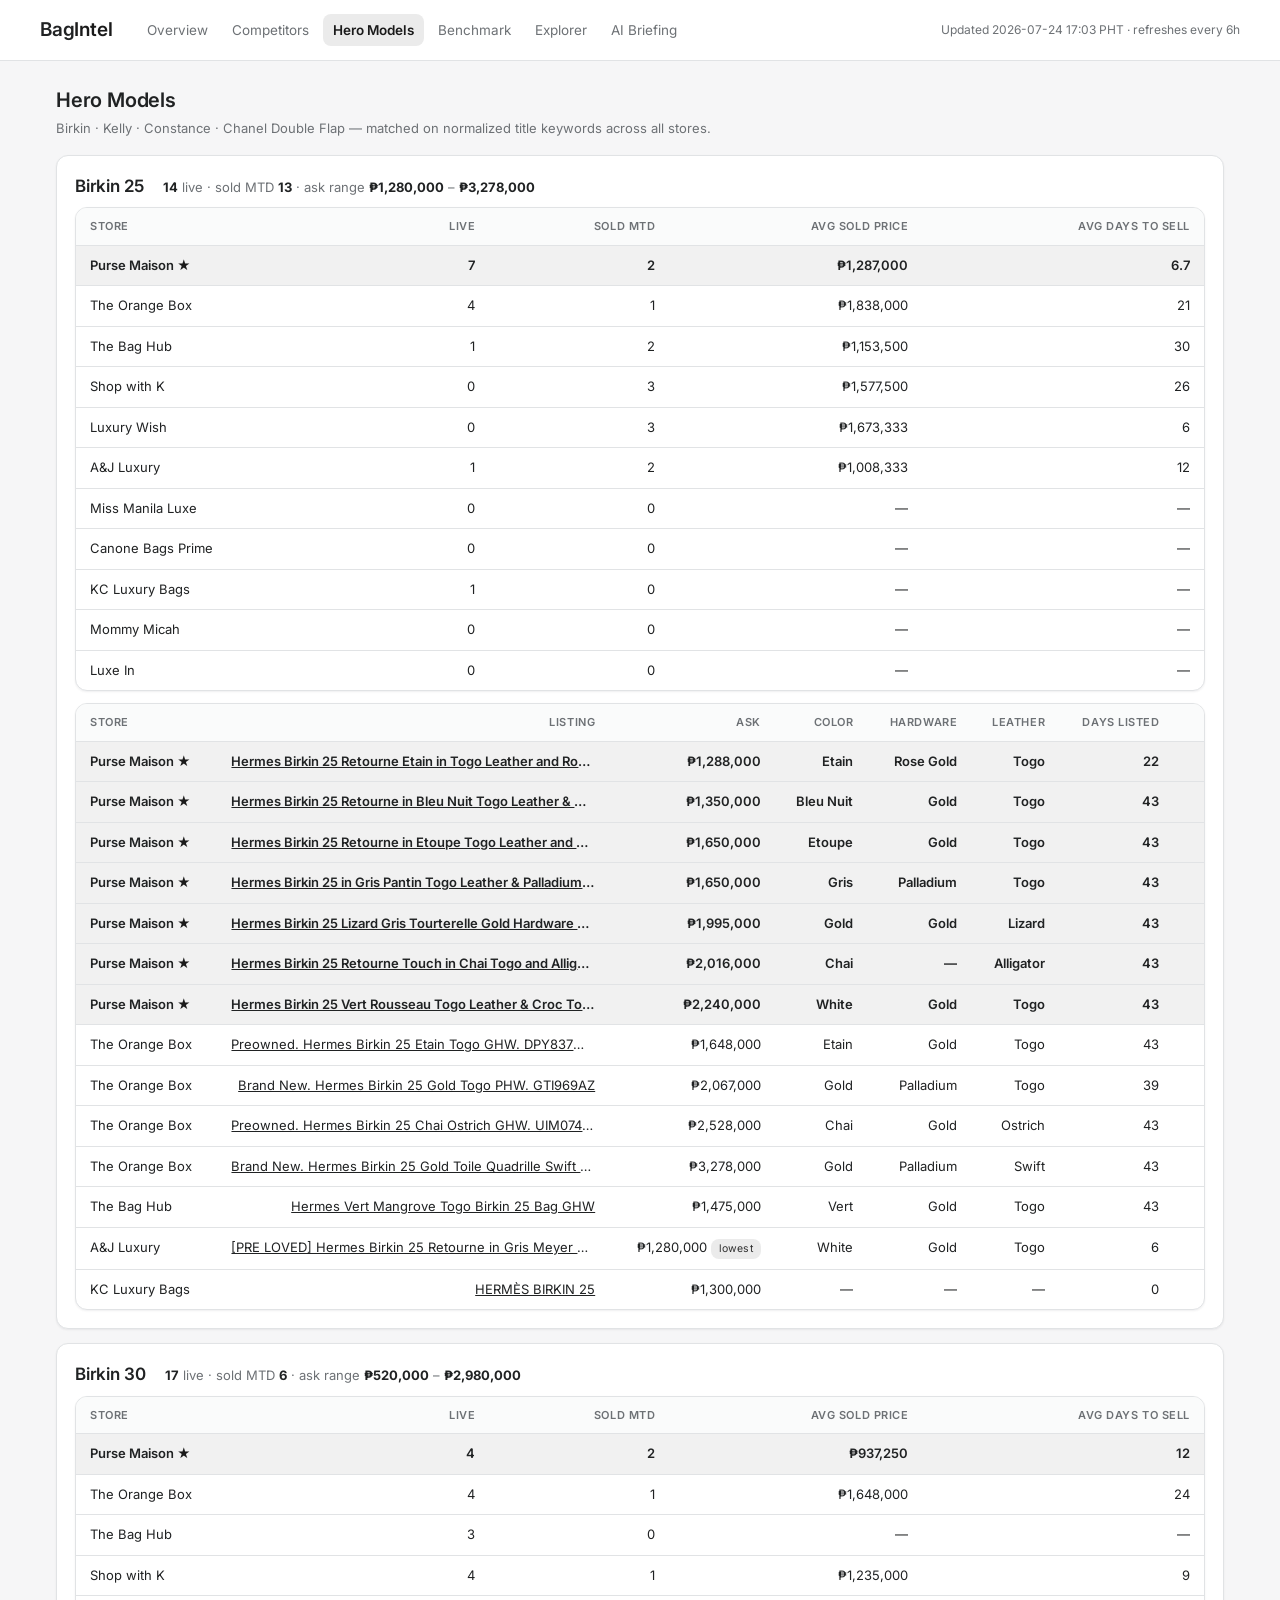
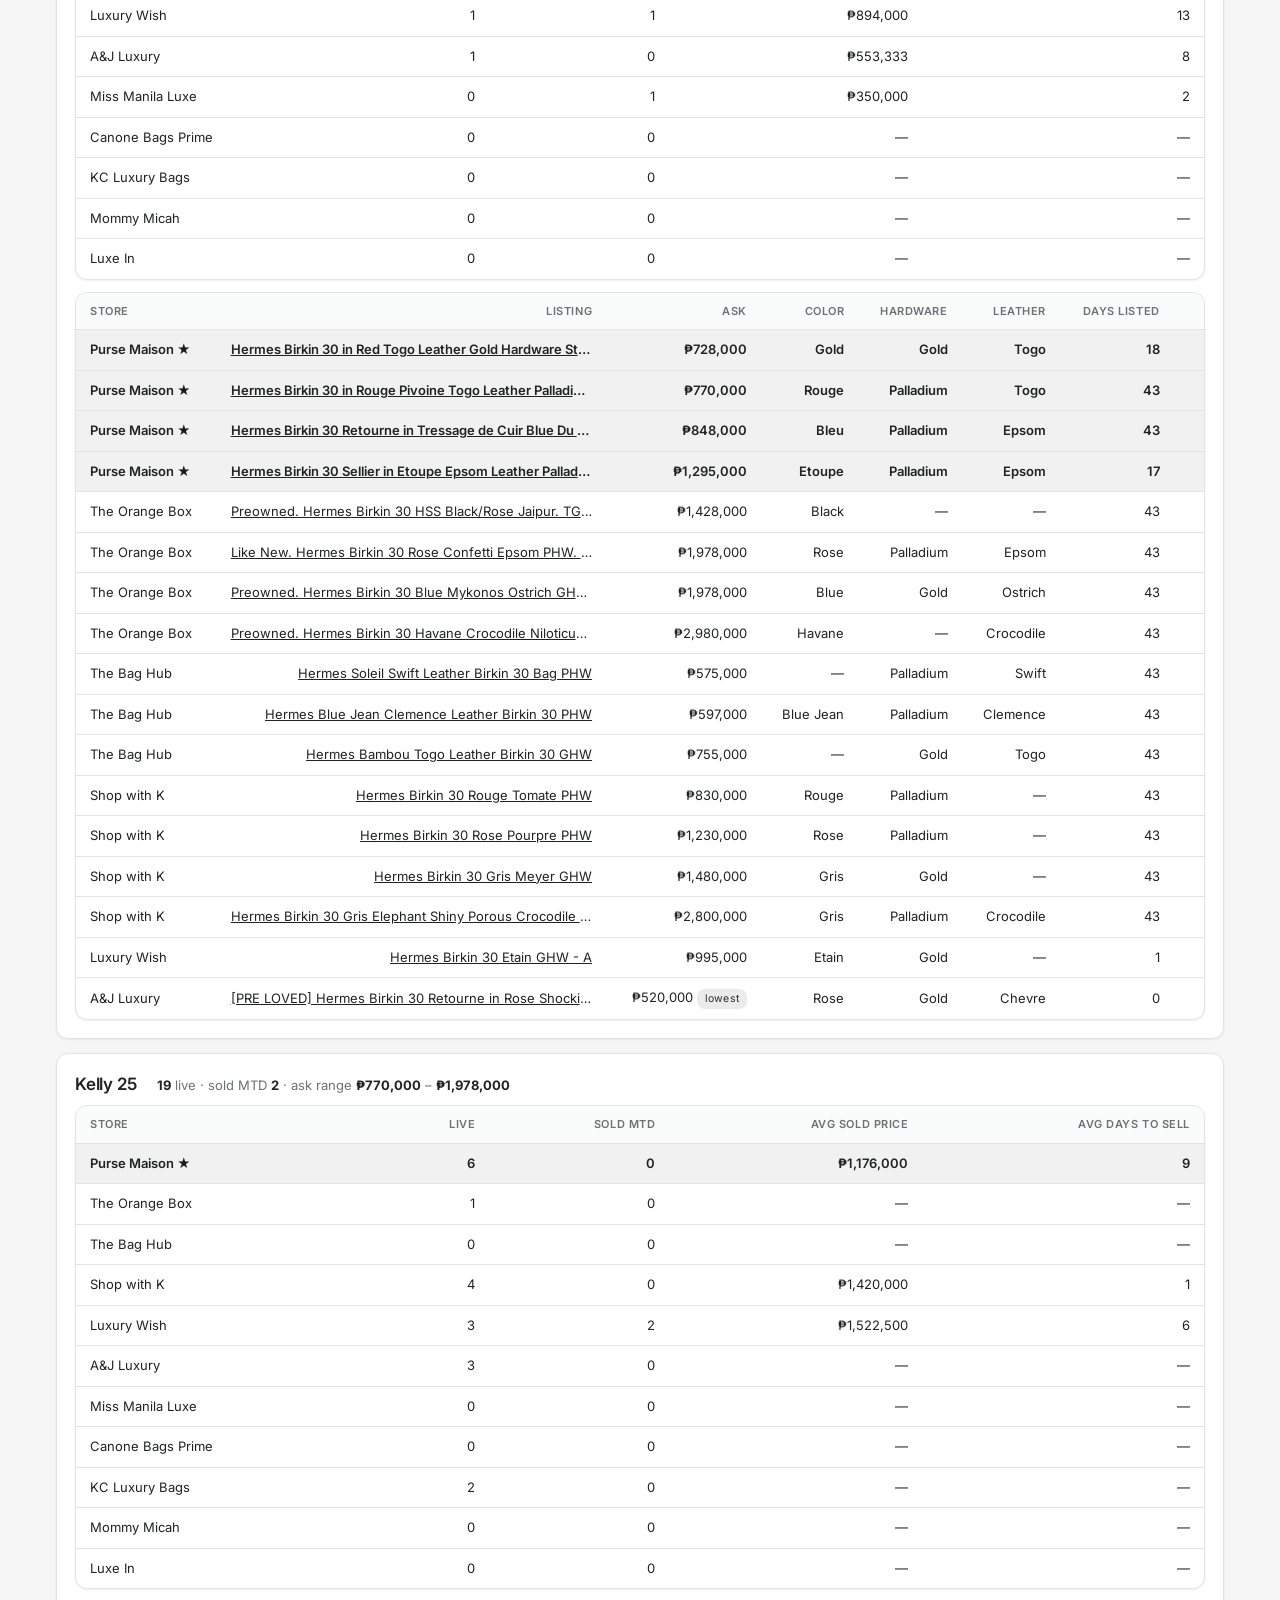
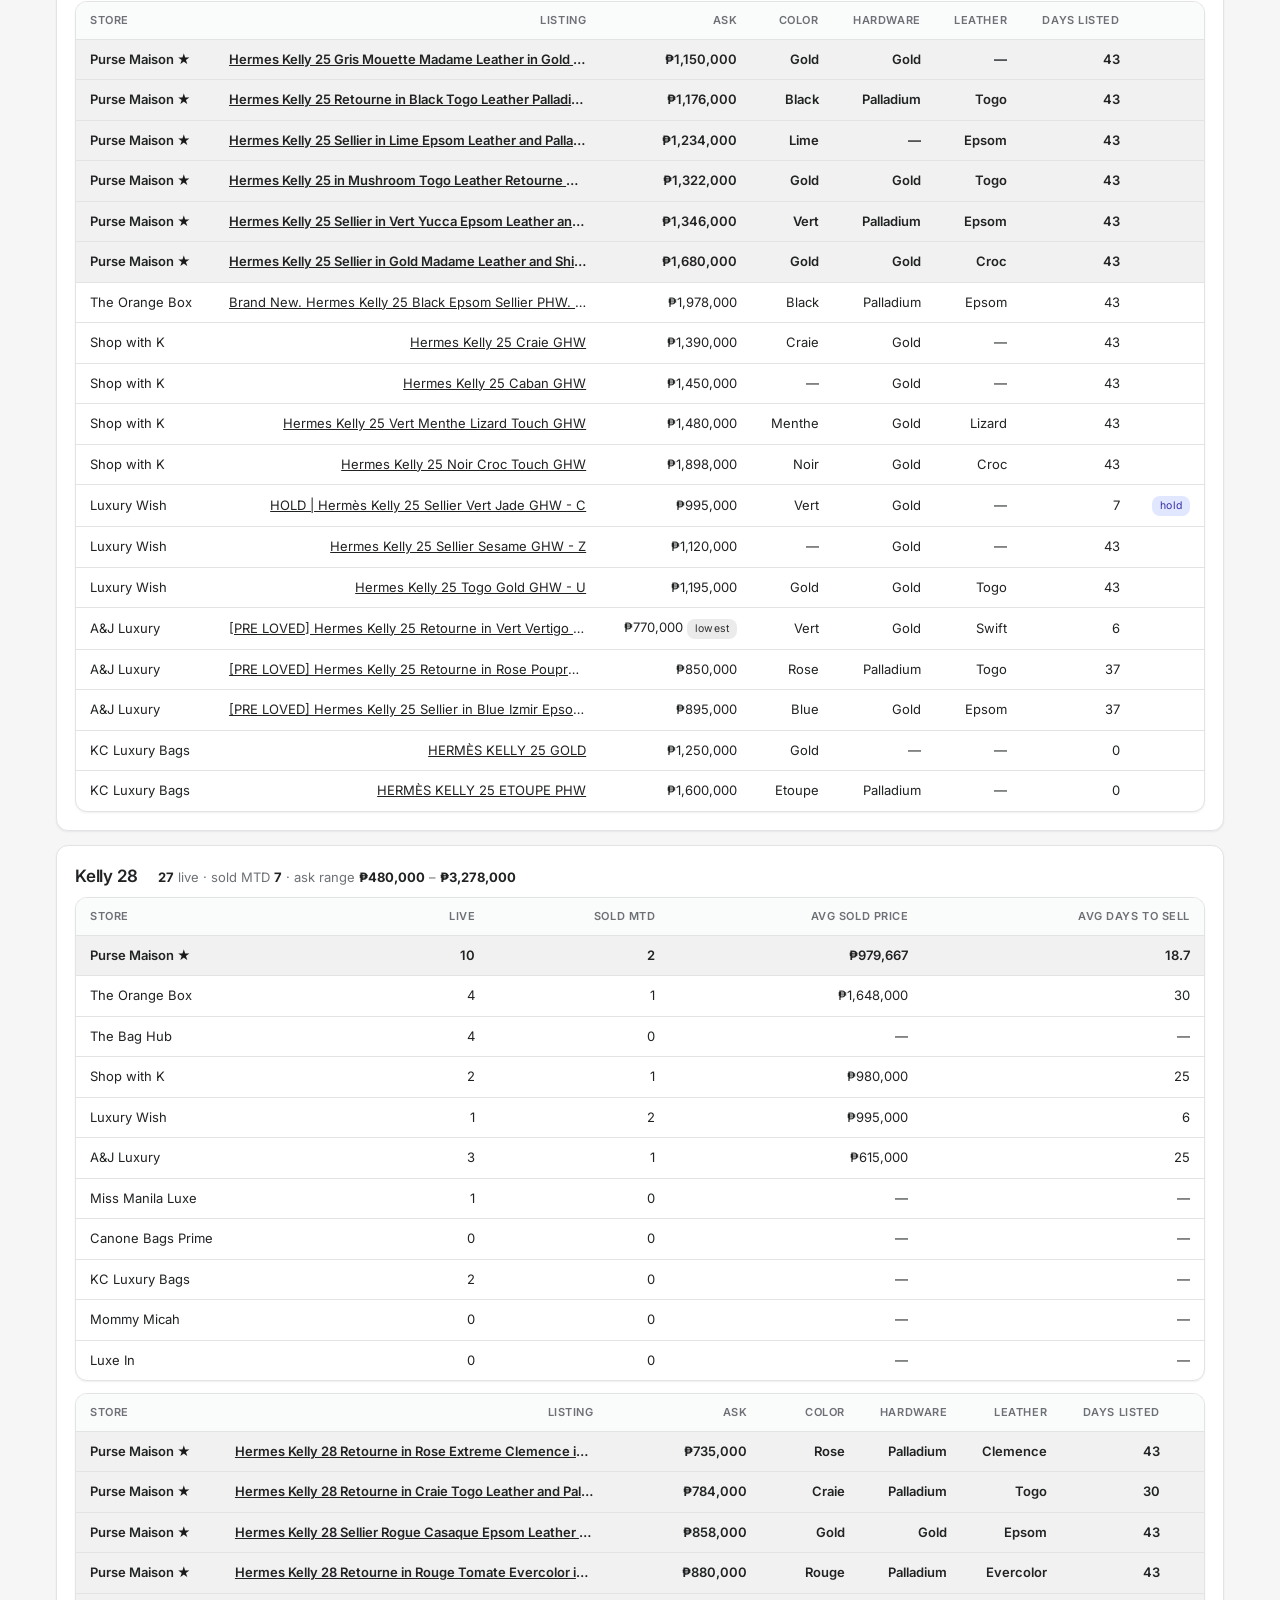
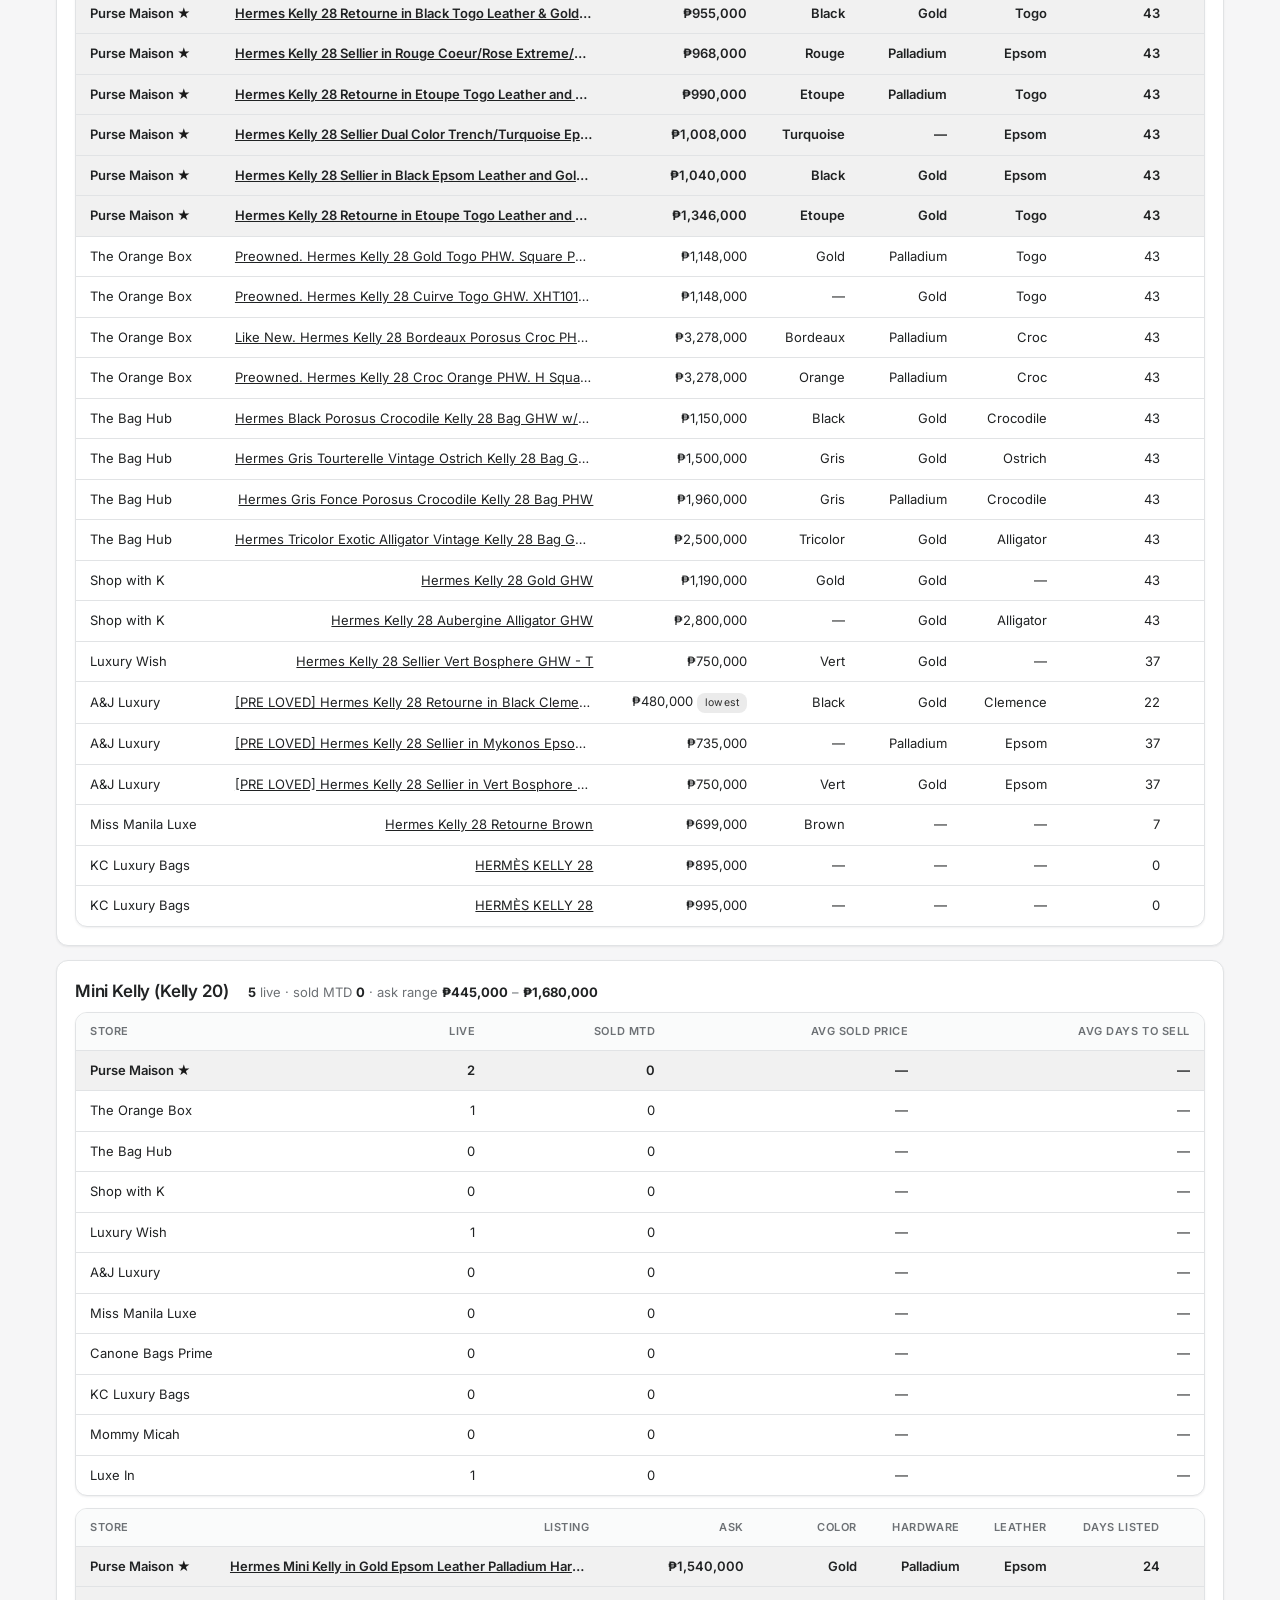
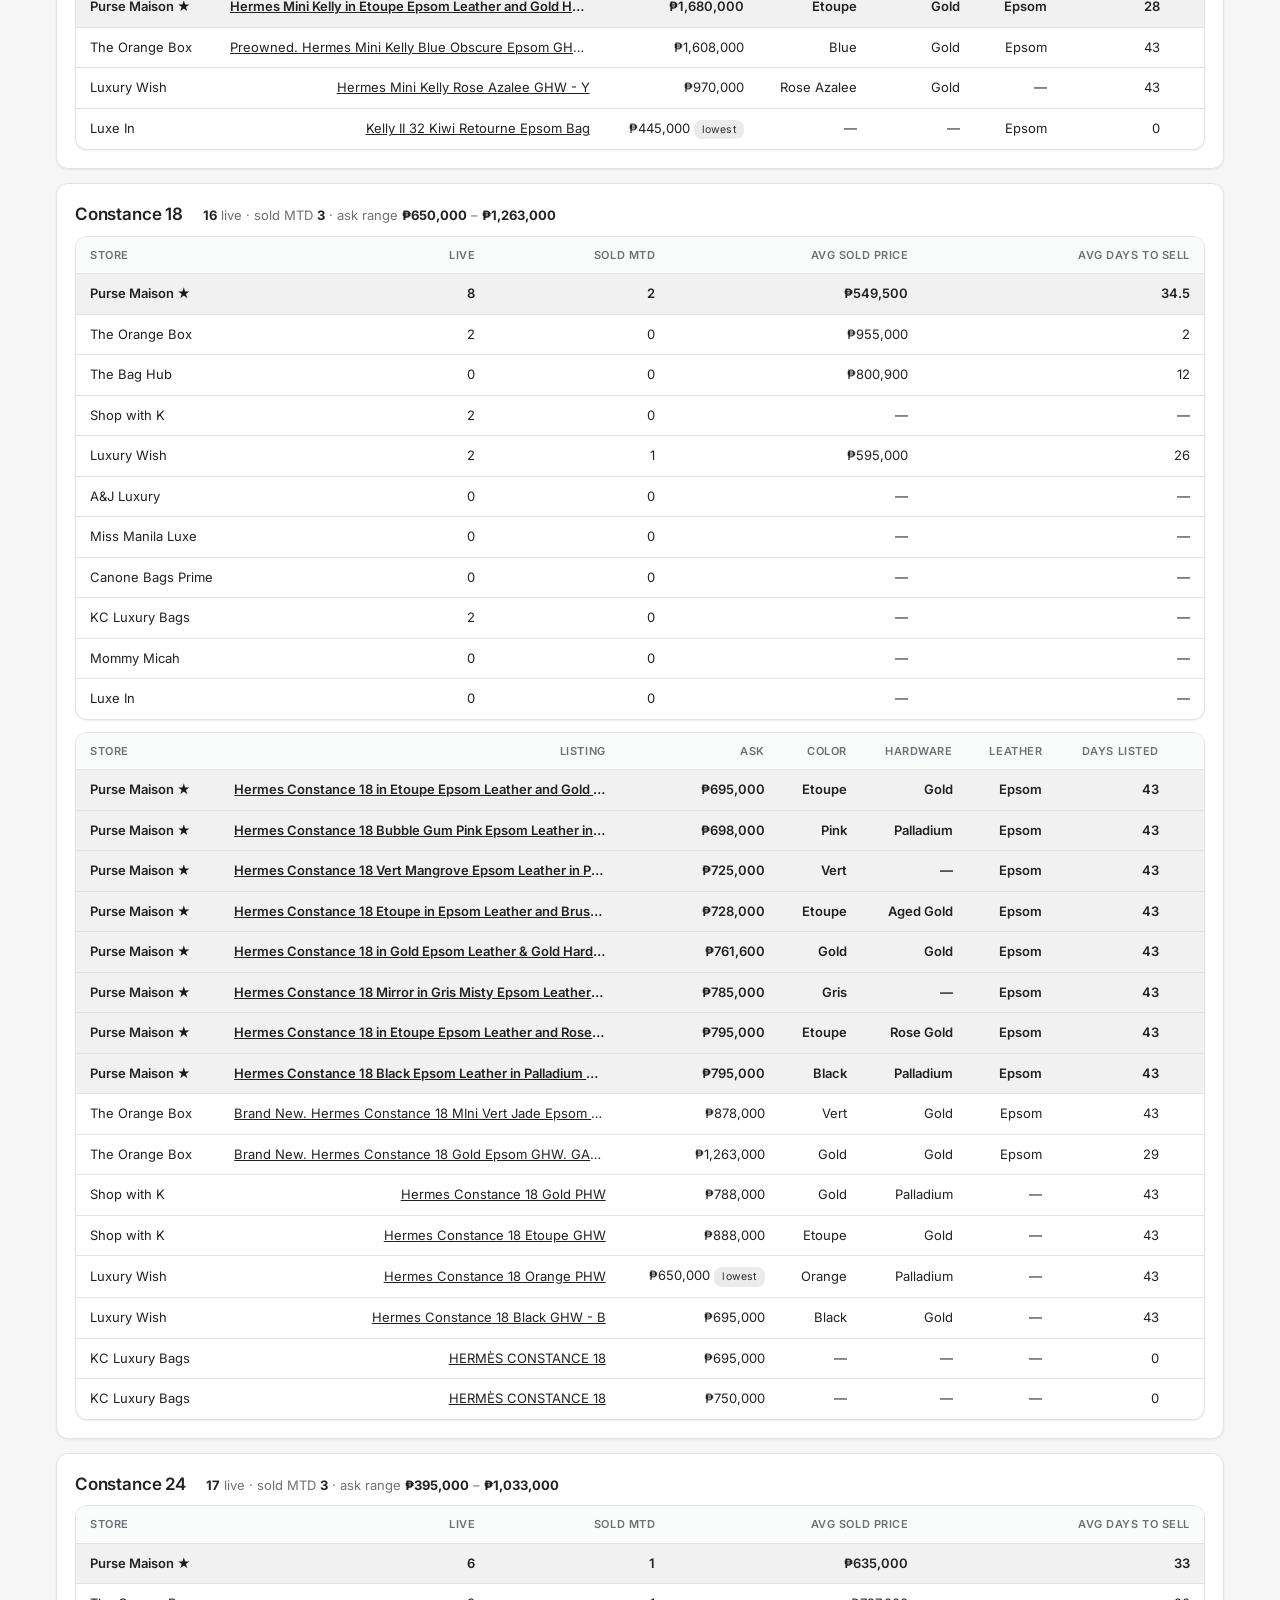
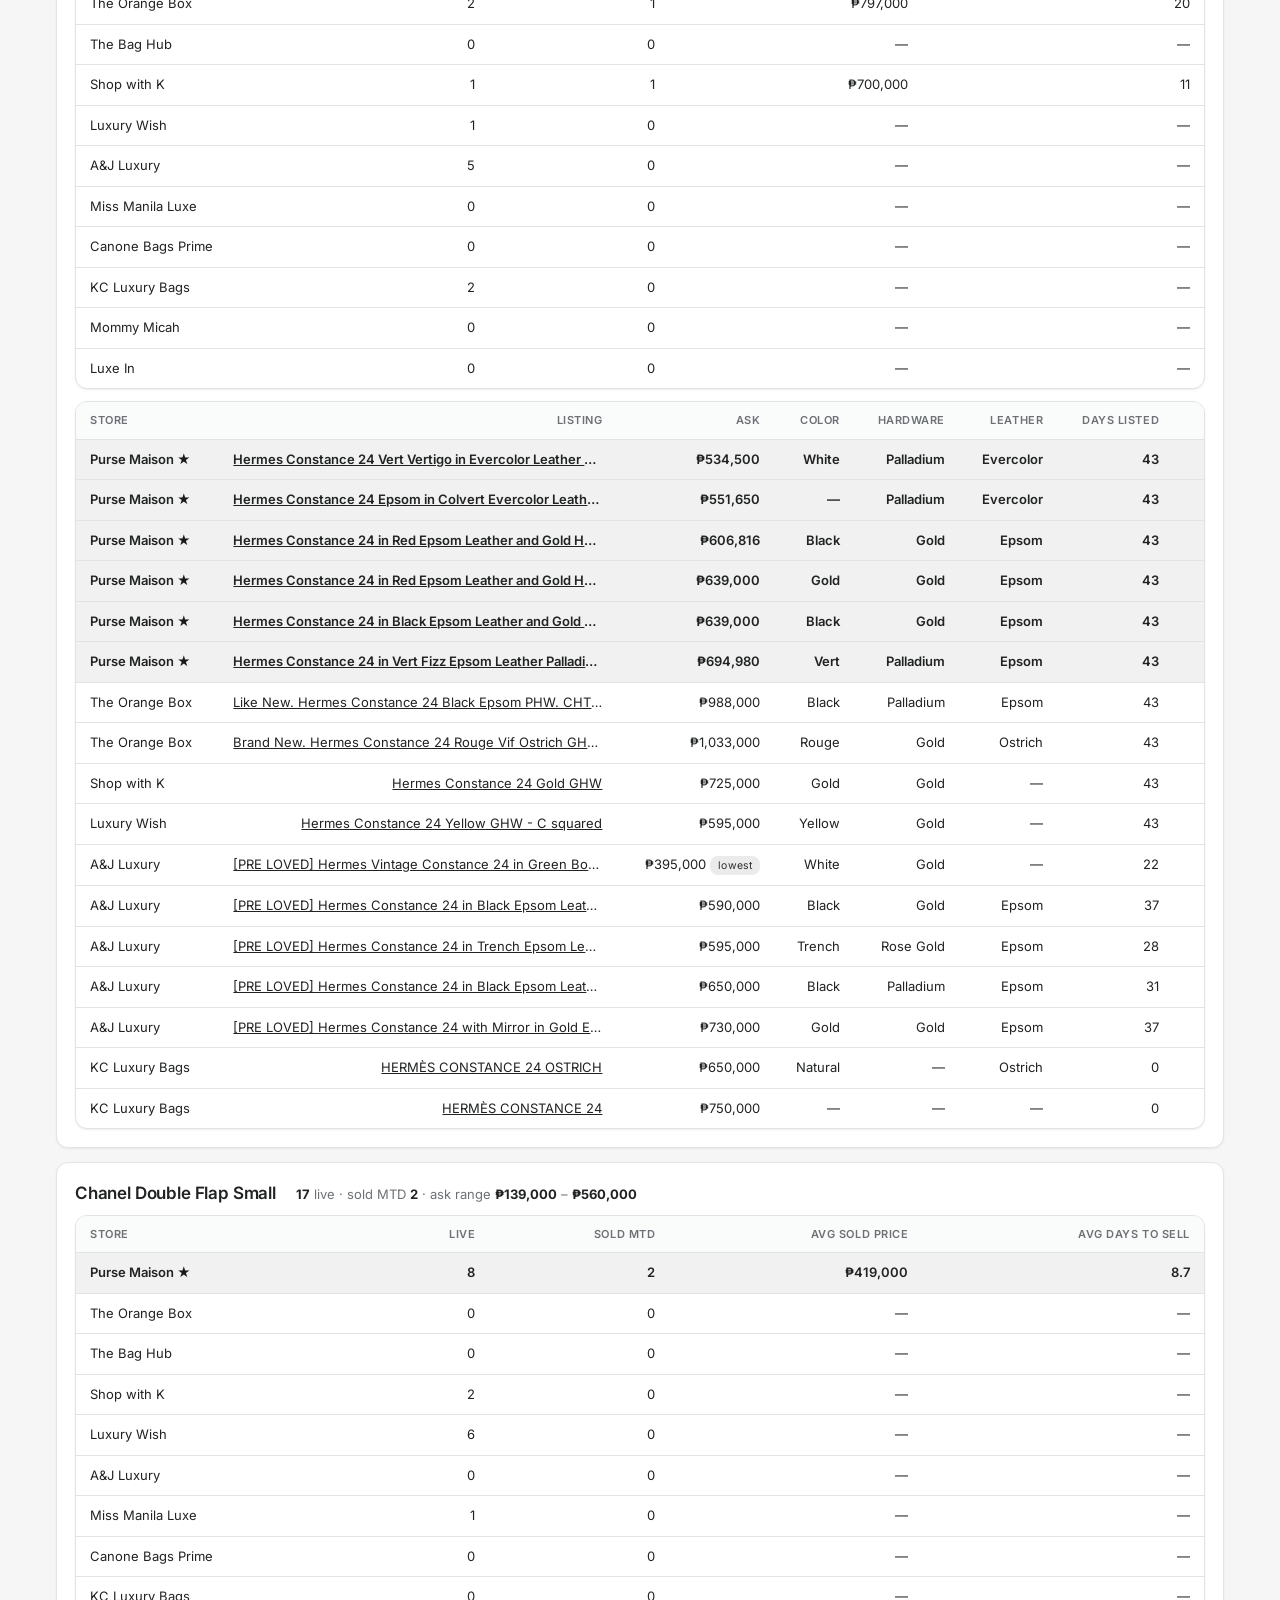
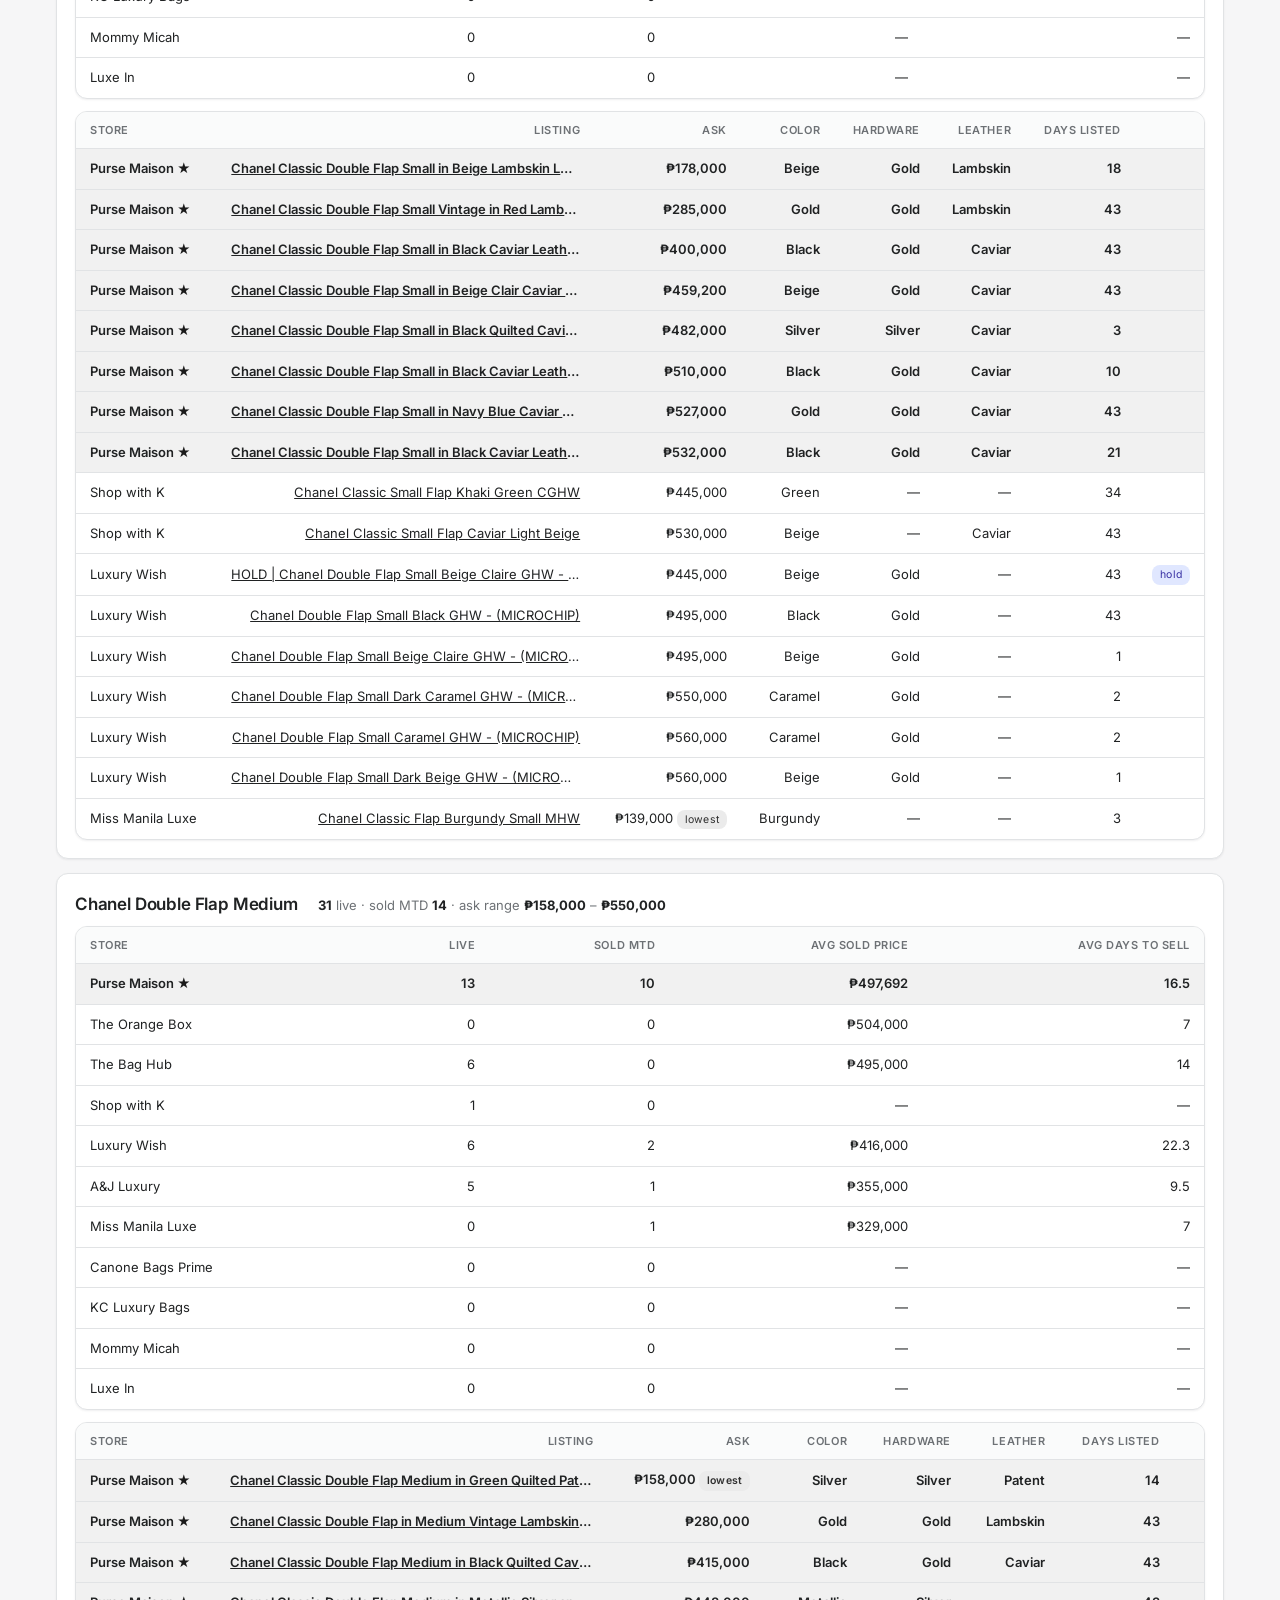
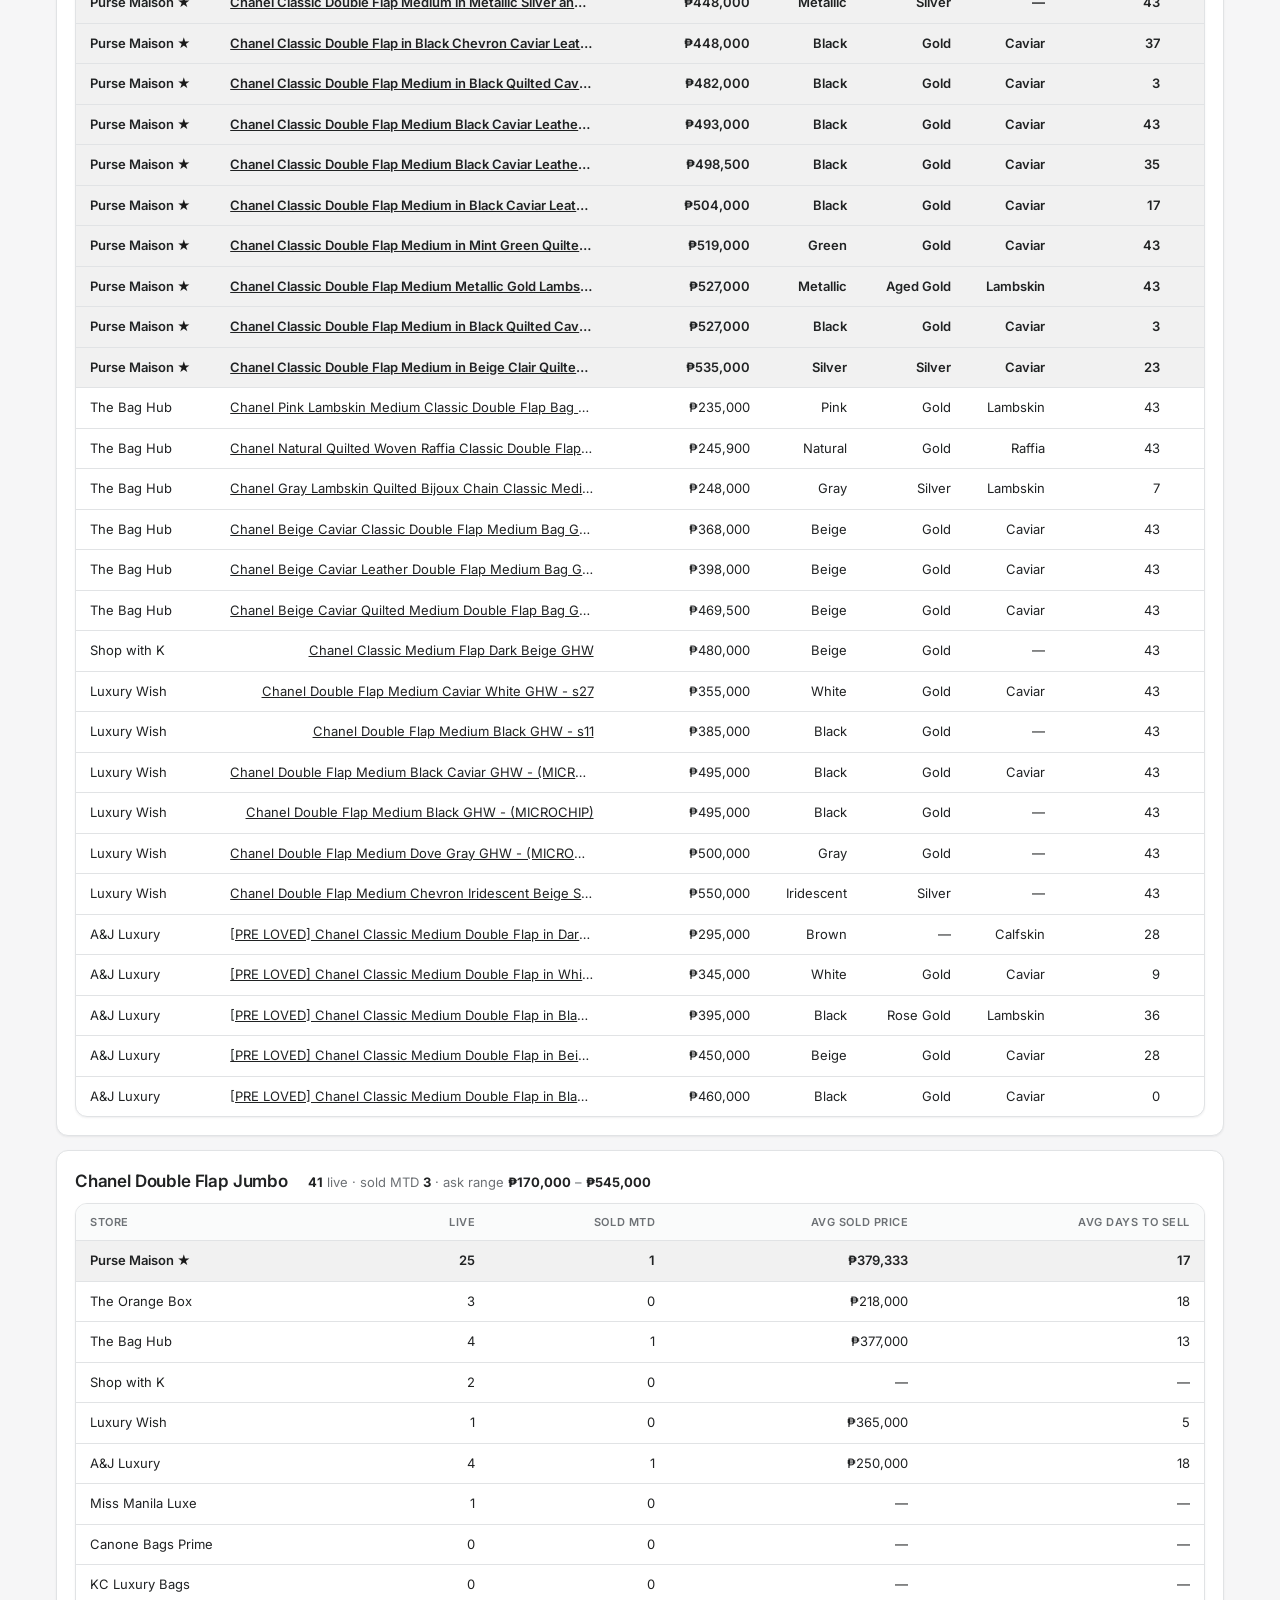
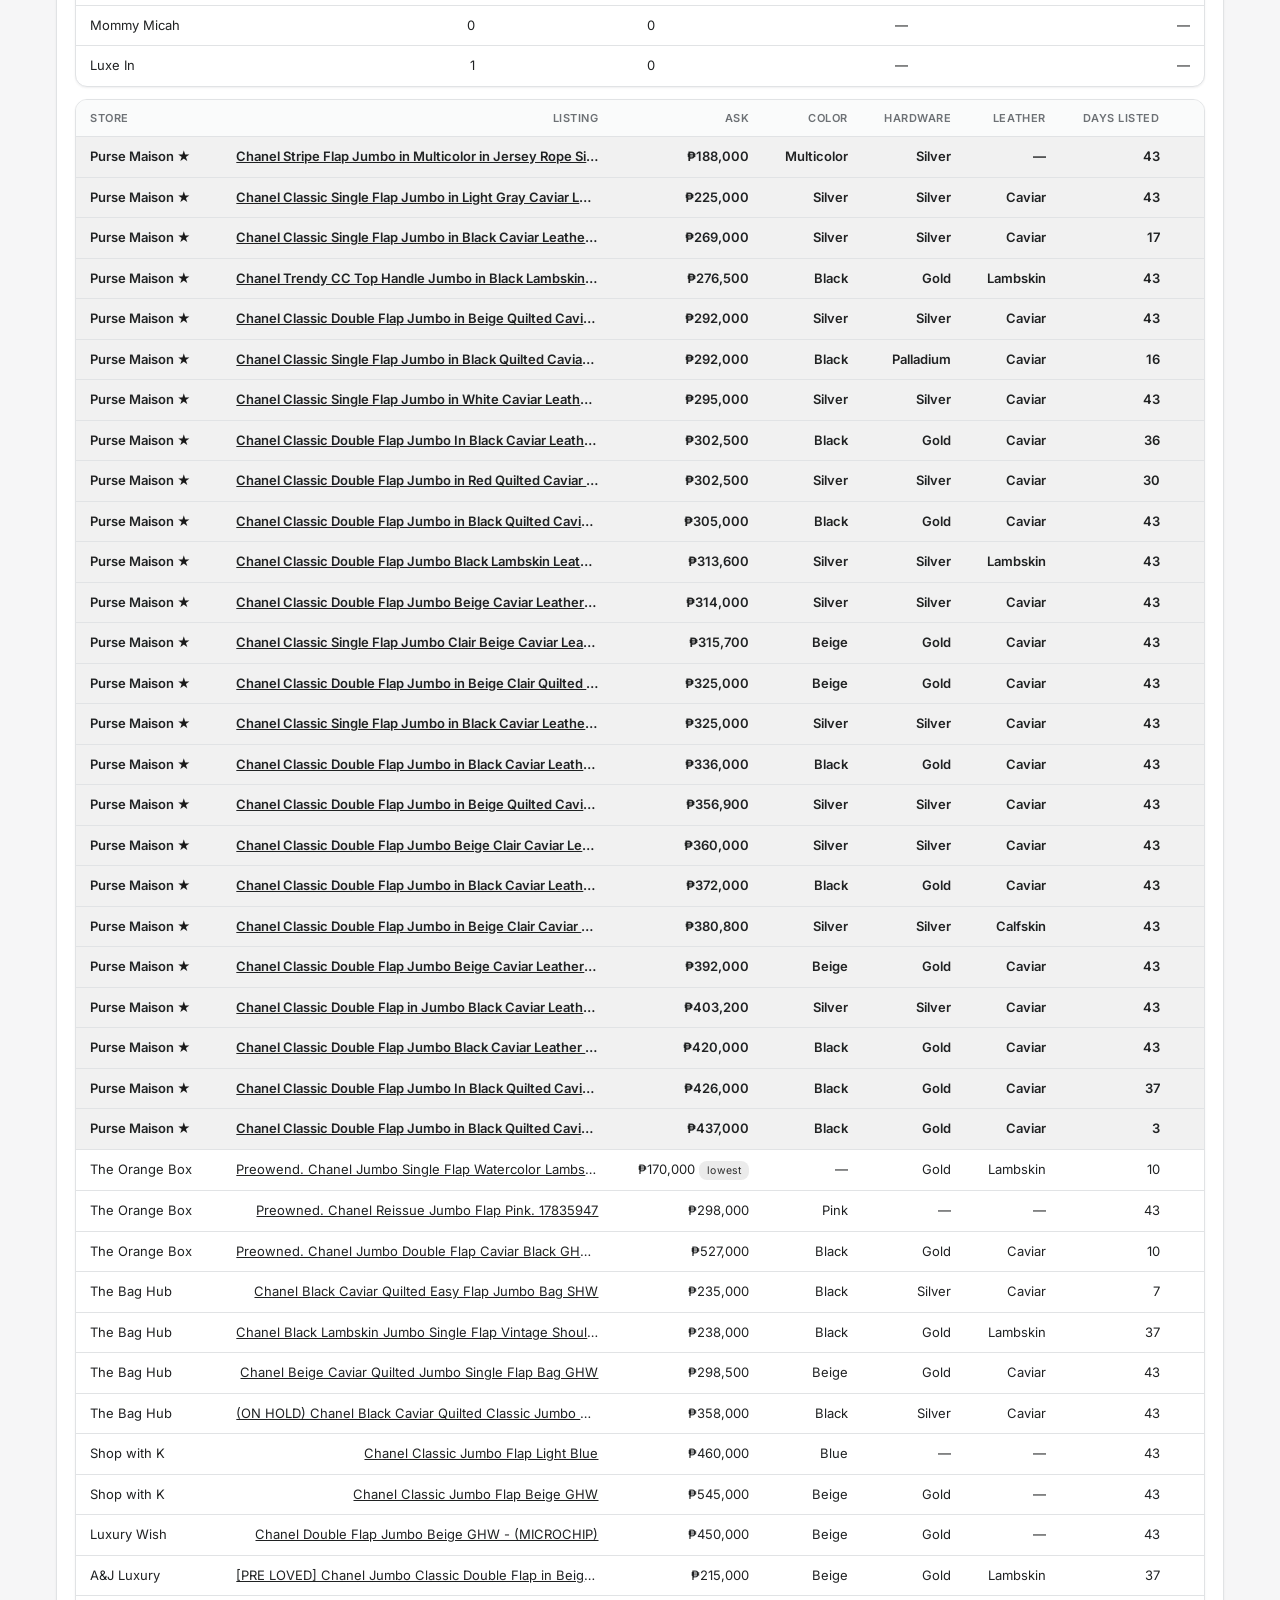
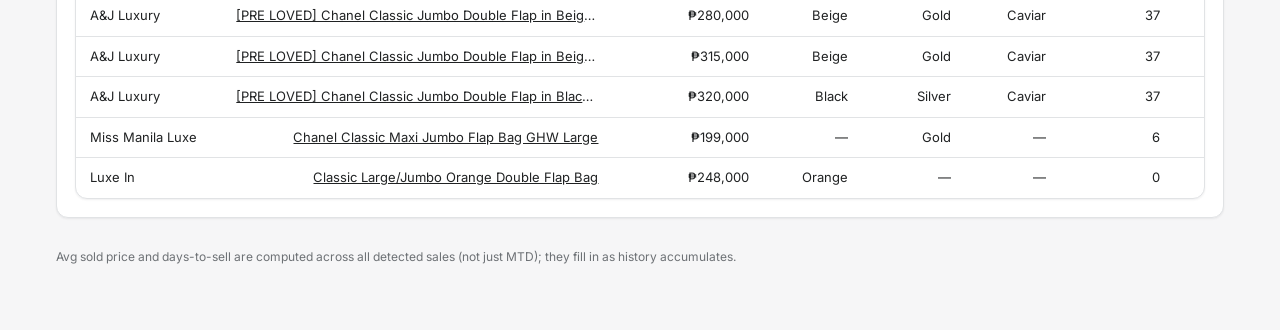
<file: site/heroes.html>
<!doctype html>
<html lang="en">
<head>
<meta charset="utf-8">
<meta name="viewport" content="width=device-width, initial-scale=1">
<meta name="robots" content="noindex, nofollow">
<title>Hero Models · Bag Intel</title>
<link rel="preconnect" href="https://fonts.googleapis.com">
<link href="https://fonts.googleapis.com/css2?family=Inter:wght@400;600&family=Playfair+Display:wght@600;700&display=swap" rel="stylesheet">
<link rel="stylesheet" href="style.css">
</head>
<body>
<header><div class="header-inner">
  <h1>Bag<span class="accent">Intel</span></h1>
  <nav>
    <a href="index.html">Overview</a>
    <a href="competitor.html">Competitors</a>
    <a class="active" href="heroes.html">Hero Models</a>
    <a href="benchmark.html">Benchmark</a>
    <a href="explorer.html">Explorer</a>
    <a href="briefing.html">AI Briefing</a>
  </nav>
  <span class="updated"></span>
</div></header>
<main>
  <h2>Hero Models</h2>
  <p class="sub">Birkin · Kelly · Constance · Chanel Double Flap — matched on normalized title keywords across all stores.</p>
  <div id="content"></div>
  <p class="footnote">Avg sold price and days-to-sell are computed across all detected sales (not just MTD); they fill in as history accumulates.</p>
</main>
<script src="app.js"></script>
<script>
loadData().then(data => {
  setUpdated(data);
  document.getElementById('content').innerHTML = data.heroes.map(h => {
    const sites = Object.entries(h.per_site);
    const soldMTD = sites.reduce((a, [, v]) => a + v.sold_mtd, 0);
    const rows = sites.flatMap(([key, v]) =>
      v.listings.map(p => `
        <tr class="${v.is_mine ? 'mine' : ''}">
          <td>${esc(v.site_name)}</td>
          <td class="title-cell"><a href="${esc(p.url)}" target="_blank" rel="noopener">${esc(p.title)}</a></td>
          <td>${pesoFull(p.price)}${p.price === h.lowest_ask ? ' <span class="badge">lowest</span>' : ''}</td>
          <td>${esc(p.color || '—')}</td>
          <td>${esc(p.hardware || '—')}</td>
          <td>${esc(p.leather || '—')}</td>
          <td>${p.age_days ?? '—'}</td>
          <td>${p.status === 'reserved' ? '<span class="badge reserved">hold</span>' : ''}</td>
        </tr>`)).join('');
    const perSite = sites.map(([key, v]) => `
      <tr class="${v.is_mine ? 'mine' : ''}">
        <td>${esc(v.site_name)}</td>
        <td>${v.listings.length}</td>
        <td>${v.sold_mtd}</td>
        <td>${v.avg_sold_price ? pesoFull(v.avg_sold_price) : '—'}</td>
        <td>${v.avg_days_to_sell ?? '—'}</td>
      </tr>`).join('');
    return `
    <div class="hero-block">
      <div class="hero-head">
        <h3>${esc(h.name)}</h3>
        <span class="hero-stats"><b>${h.live_count}</b> live · sold MTD <b>${soldMTD}</b>
          · ask range <b>${pesoFull(h.lowest_ask)}</b> – <b>${pesoFull(h.highest_ask)}</b></span>
      </div>
      <div class="table-wrap" style="margin-bottom:12px"><table style="min-width:520px">
        <thead><tr><th>Store</th><th>Live</th><th>Sold MTD</th><th>Avg sold price</th><th>Avg days to sell</th></tr></thead>
        <tbody>${perSite}</tbody></table></div>
      ${rows ? `<div class="table-wrap"><table>
        <thead><tr><th>Store</th><th>Listing</th><th>Ask</th><th>Color</th><th>Hardware</th><th>Leather</th><th>Days listed</th><th></th></tr></thead>
        <tbody>${rows}</tbody></table></div>` : '<p class="sub">No live listings anywhere right now.</p>'}
    </div>`;
  }).join('');
}).catch(e => document.querySelector('main').insertAdjacentHTML('afterbegin',
  `<p style="color:#9F1239">${esc(e.message)}</p>`));
</script>
</body>
</html>
</file>
<file: site/style.css>
:root {
  /* Shopify-admin (Polaris) inspired: minimal, cool, clean */
  --bg: #F6F6F7;
  --card: #FFFFFF;
  --ink: #202223;
  --muted: #6D7175;
  --gold: #1A1A1A;          /* accent — near-black, Shopify newest admin look */
  --gold-light: #EBEBEB;
  --line: #E1E3E5;
  --green: #007F5F;
  --red: #D72C0D;
  --mine: #F1F1F1;
  --shadow: 0 1px 2px rgba(16, 24, 40, .04), 0 1px 3px rgba(16, 24, 40, .03);
}
* { box-sizing: border-box; margin: 0; }
body {
  background: var(--bg); color: var(--ink);
  font-family: 'Inter', -apple-system, BlinkMacSystemFont, 'Segoe UI', sans-serif;
  font-size: 14px; line-height: 1.5; -webkit-font-smoothing: antialiased;
}
h1, h2, h3, .serif {
  font-family: 'Inter', -apple-system, sans-serif; font-weight: 600;
  letter-spacing: -.01em; color: var(--ink);
}
a { color: inherit; }

header {
  border-bottom: 1px solid var(--line); background: var(--card);
  padding: 14px 20px; position: sticky; top: 0; z-index: 10;
}
.header-inner { max-width: 1200px; margin: 0 auto; display: flex; flex-wrap: wrap; align-items: center; gap: 8px 24px; }
header h1 { font-size: 19px; letter-spacing: -.01em; }
header h1 .accent { color: var(--gold); }
nav { display: flex; gap: 4px; font-size: 13.5px; flex-wrap: wrap; }
nav a { text-decoration: none; color: var(--muted); padding: 6px 10px; border-radius: 8px; }
nav a:hover { color: var(--ink); background: var(--bg); }
nav a.active { color: var(--gold); background: var(--gold-light); font-weight: 600; }
.updated { margin-left: auto; font-size: 12px; color: var(--muted); }

main { max-width: 1200px; margin: 0 auto; padding: 24px 16px 64px; }
section { margin-bottom: 32px; }
h2 { font-size: 20px; margin-bottom: 4px; }
.sub { color: var(--muted); font-size: 13px; margin-bottom: 16px; }
h3 { font-size: 15px; margin: 16px 0 10px; }

.cards { display: grid; grid-template-columns: repeat(auto-fit, minmax(160px, 1fr)); gap: 12px; }
.card {
  background: var(--card); border: 1px solid var(--line); border-radius: 12px;
  padding: 14px 16px; box-shadow: var(--shadow);
}
.card .label { font-size: 11px; text-transform: uppercase; letter-spacing: .06em; color: var(--muted); }
.card .value { font-size: 24px; font-weight: 600; margin-top: 2px; }
.card .delta { font-size: 12px; color: var(--muted); }

.table-wrap {
  overflow-x: auto; background: var(--card); border: 1px solid var(--line);
  border-radius: 12px; box-shadow: var(--shadow);
}
table { border-collapse: collapse; width: 100%; min-width: 640px; font-size: 13px; }
th, td { padding: 10px 14px; text-align: right; border-bottom: 1px solid var(--line); white-space: nowrap; }
th:first-child, td:first-child { text-align: left; }
th {
  font-size: 11px; text-transform: uppercase; letter-spacing: .05em;
  color: var(--muted); font-weight: 600; background: #FAFBFB;
  position: sticky; top: 0;
}
tr:last-child td { border-bottom: none; }
tr.mine { background: var(--mine); font-weight: 600; }
tr.mine td:first-child::after { content: " ★"; color: var(--gold); }
td.title-cell { max-width: 360px; overflow: hidden; text-overflow: ellipsis; white-space: nowrap; }
.pos { color: var(--green); } .neg { color: var(--red); }
.badge {
  display: inline-block; font-size: 10.5px; padding: 2px 8px; border-radius: 8px;
  background: var(--gold-light); color: #303030; letter-spacing: .02em;
}
.badge.sold { background: #FDE7E3; color: var(--red); }
.badge.reserved { background: #E0E7FF; color: #3730A3; }
.badge.aged { background: #FEF3C7; color: #92400E; }

.chart-grid { display: grid; grid-template-columns: 1fr 1fr; gap: 16px; }
.chart-box {
  background: var(--card); border: 1px solid var(--line); border-radius: 12px;
  padding: 16px; box-shadow: var(--shadow);
}
.chart-box h3 { margin: 0 0 10px; }
.chart-box canvas { max-height: 280px; }

.site-picker { display: flex; gap: 8px; flex-wrap: wrap; margin-bottom: 20px; }
.site-picker a {
  text-decoration: none; padding: 7px 14px; border-radius: 8px; font-size: 13px;
  border: 1px solid var(--line); background: var(--card); color: var(--muted);
}
.site-picker a.active { border-color: var(--gold); color: var(--gold); background: var(--gold-light); font-weight: 600; }

.hero-block {
  background: var(--card); border: 1px solid var(--line); border-radius: 12px;
  padding: 18px; margin-bottom: 14px; box-shadow: var(--shadow);
}
.hero-head { display: flex; flex-wrap: wrap; align-items: baseline; gap: 8px 20px; margin-bottom: 8px; }
.hero-head h3 { margin: 0; font-size: 17px; }
.hero-stats { font-size: 13px; color: var(--muted); }
.hero-stats b { color: var(--ink); }
.footnote { font-size: 12px; color: var(--muted); margin-top: 30px; }

@media (max-width: 760px) {
  .chart-grid { grid-template-columns: 1fr; }
  header h1 { font-size: 17px; }
  .card .value { font-size: 20px; }
  main { padding: 16px 10px 48px; }
}
</file>
